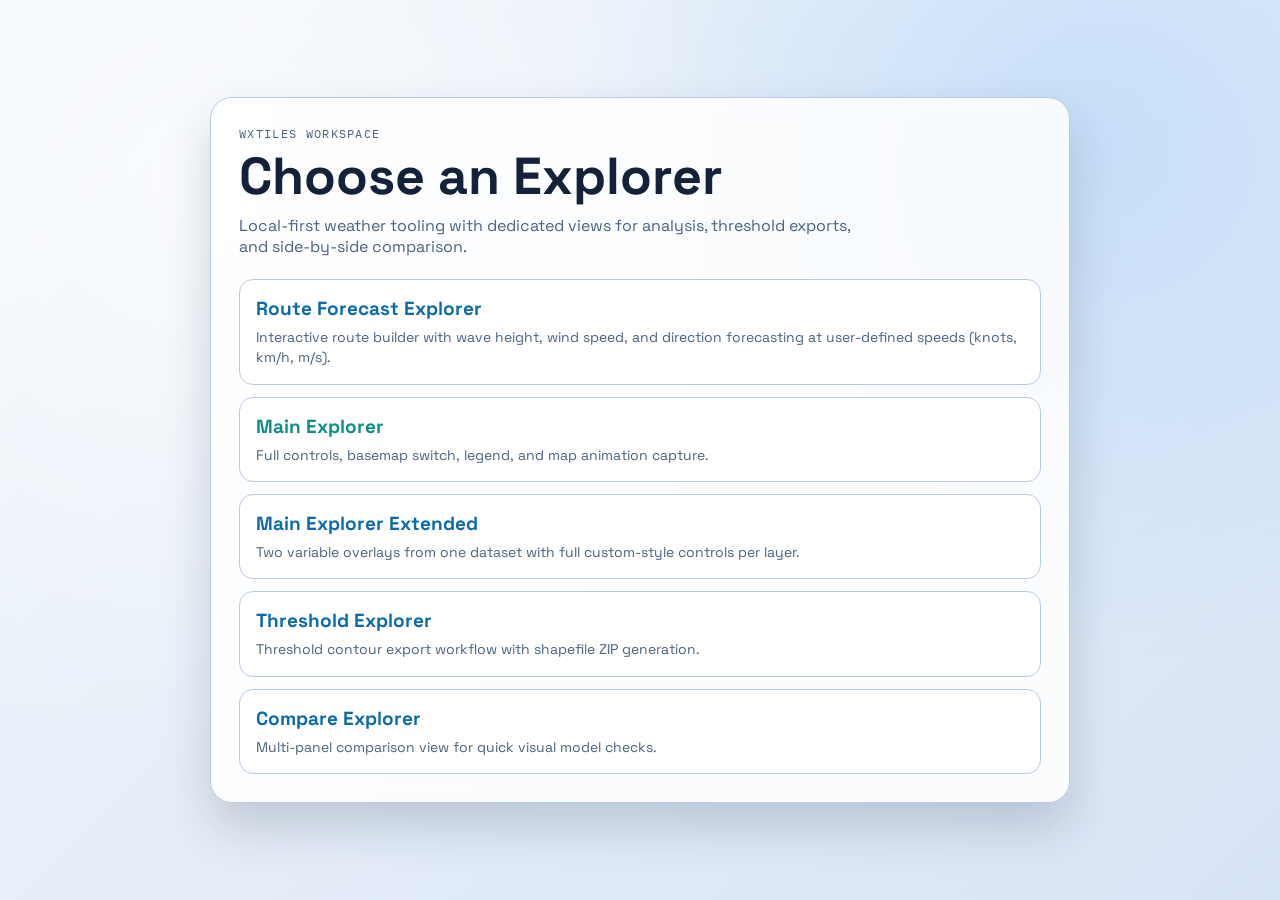
<file: index.html>
﻿<!doctype html>
<html lang="en">
  <head>
    <meta charset="UTF-8" />
    <meta name="viewport" content="width=device-width, initial-scale=1.0" />
    <title>WxTiles Explorer Portal</title>
    <link rel="preconnect" href="https://fonts.googleapis.com" />
    <link rel="preconnect" href="https://fonts.gstatic.com" crossorigin />
    <link href="https://fonts.googleapis.com/css2?family=Space+Grotesk:wght@400;500;700&family=IBM+Plex+Mono:wght@400;600&display=swap" rel="stylesheet" />
    <link rel="stylesheet" href="./styles.css" />
  </head>
  <body>
    <main class="portal-shell">
      <section class="portal-card">
        <p class="eyebrow">WxTiles Workspace</p>
        <h1>Choose an Explorer</h1>
        <p class="subtitle">Local-first weather tooling with dedicated views for analysis, threshold exports, and side-by-side comparison.</p>

        <nav class="portal-links" aria-label="Explorer links">
          <a class="portal-link" href="./route/">
            <span class="title">Route Forecast Explorer</span>
            <span class="desc">Interactive route builder with wave height, wind speed, and direction forecasting at user-defined speeds (knots, km/h, m/s).</span>
          </a>
          <a class="portal-link" href="./main/">
            <span class="title">Main Explorer</span>
            <span class="desc">Full controls, basemap switch, legend, and map animation capture.</span>
          </a>
          <a class="portal-link" href="./main-extended/">
            <span class="title">Main Explorer Extended</span>
            <span class="desc">Two variable overlays from one dataset with full custom-style controls per layer.</span>
          </a>
          <a class="portal-link" href="./threshold/">
            <span class="title">Threshold Explorer</span>
            <span class="desc">Threshold contour export workflow with shapefile ZIP generation.</span>
          </a>
          <a class="portal-link" href="./compare/">
            <span class="title">Compare Explorer</span>
            <span class="desc">Multi-panel comparison view for quick visual model checks.</span>
          </a>
        </nav>
      </section>
    </main>
  </body>
</html>
</file>
<file: styles.css>
﻿:root {
  --bg-0: #f2f6fb;
  --bg-1: #d7e4f5;
  --ink: #132238;
  --ink-soft: #49627f;
  --card: #ffffffd9;
  --border: #b7cbe2;
  --link: #0b6aa8;
  --link-2: #0d8e8a;
  --shadow: 0 24px 48px rgba(20, 38, 62, 0.18);
}

* {
  box-sizing: border-box;
}

body {
  margin: 0;
  min-height: 100vh;
  font-family: "Space Grotesk", "Segoe UI", sans-serif;
  color: var(--ink);
  background:
    radial-gradient(circle at 15% 20%, #ffffffaa 0%, #ffffff00 45%),
    radial-gradient(circle at 85% 15%, #8ec5fc55 0%, #8ec5fc00 40%),
    linear-gradient(135deg, var(--bg-0), var(--bg-1));
}

.portal-shell {
  min-height: 100vh;
  display: grid;
  place-items: center;
  padding: 24px;
}

.portal-card {
  width: min(860px, 100%);
  border: 1px solid var(--border);
  border-radius: 22px;
  background: var(--card);
  backdrop-filter: blur(8px);
  box-shadow: var(--shadow);
  padding: 28px;
}

.eyebrow {
  margin: 0;
  font-size: 12px;
  text-transform: uppercase;
  letter-spacing: 0.11em;
  color: var(--ink-soft);
  font-family: "IBM Plex Mono", monospace;
}

h1 {
  margin: 8px 0 0;
  font-size: clamp(30px, 5vw, 52px);
  line-height: 1.04;
}

.subtitle {
  margin: 12px 0 22px;
  color: var(--ink-soft);
  max-width: 62ch;
}

.portal-links {
  display: grid;
  gap: 12px;
}

.portal-link {
  display: grid;
  gap: 6px;
  text-decoration: none;
  color: inherit;
  background: #ffffff;
  border: 1px solid var(--border);
  border-radius: 14px;
  padding: 16px;
  transition: transform 160ms ease, box-shadow 160ms ease, border-color 160ms ease;
}

.portal-link .title {
  color: var(--link);
  font-weight: 700;
  font-size: 19px;
}

.portal-link .desc {
  color: var(--ink-soft);
  font-size: 14px;
  line-height: 1.45;
}

.portal-link:hover,
.portal-link:focus-visible {
  transform: translateY(-1px);
  box-shadow: 0 12px 26px rgba(13, 34, 67, 0.14);
  border-color: #84a8cc;
  outline: none;
}

.portal-link:nth-child(2) .title {
  color: var(--link-2);
}

@media (max-width: 640px) {
  .portal-card {
    padding: 20px;
    border-radius: 18px;
  }

  .portal-link {
    padding: 14px;
  }
}
</file>
